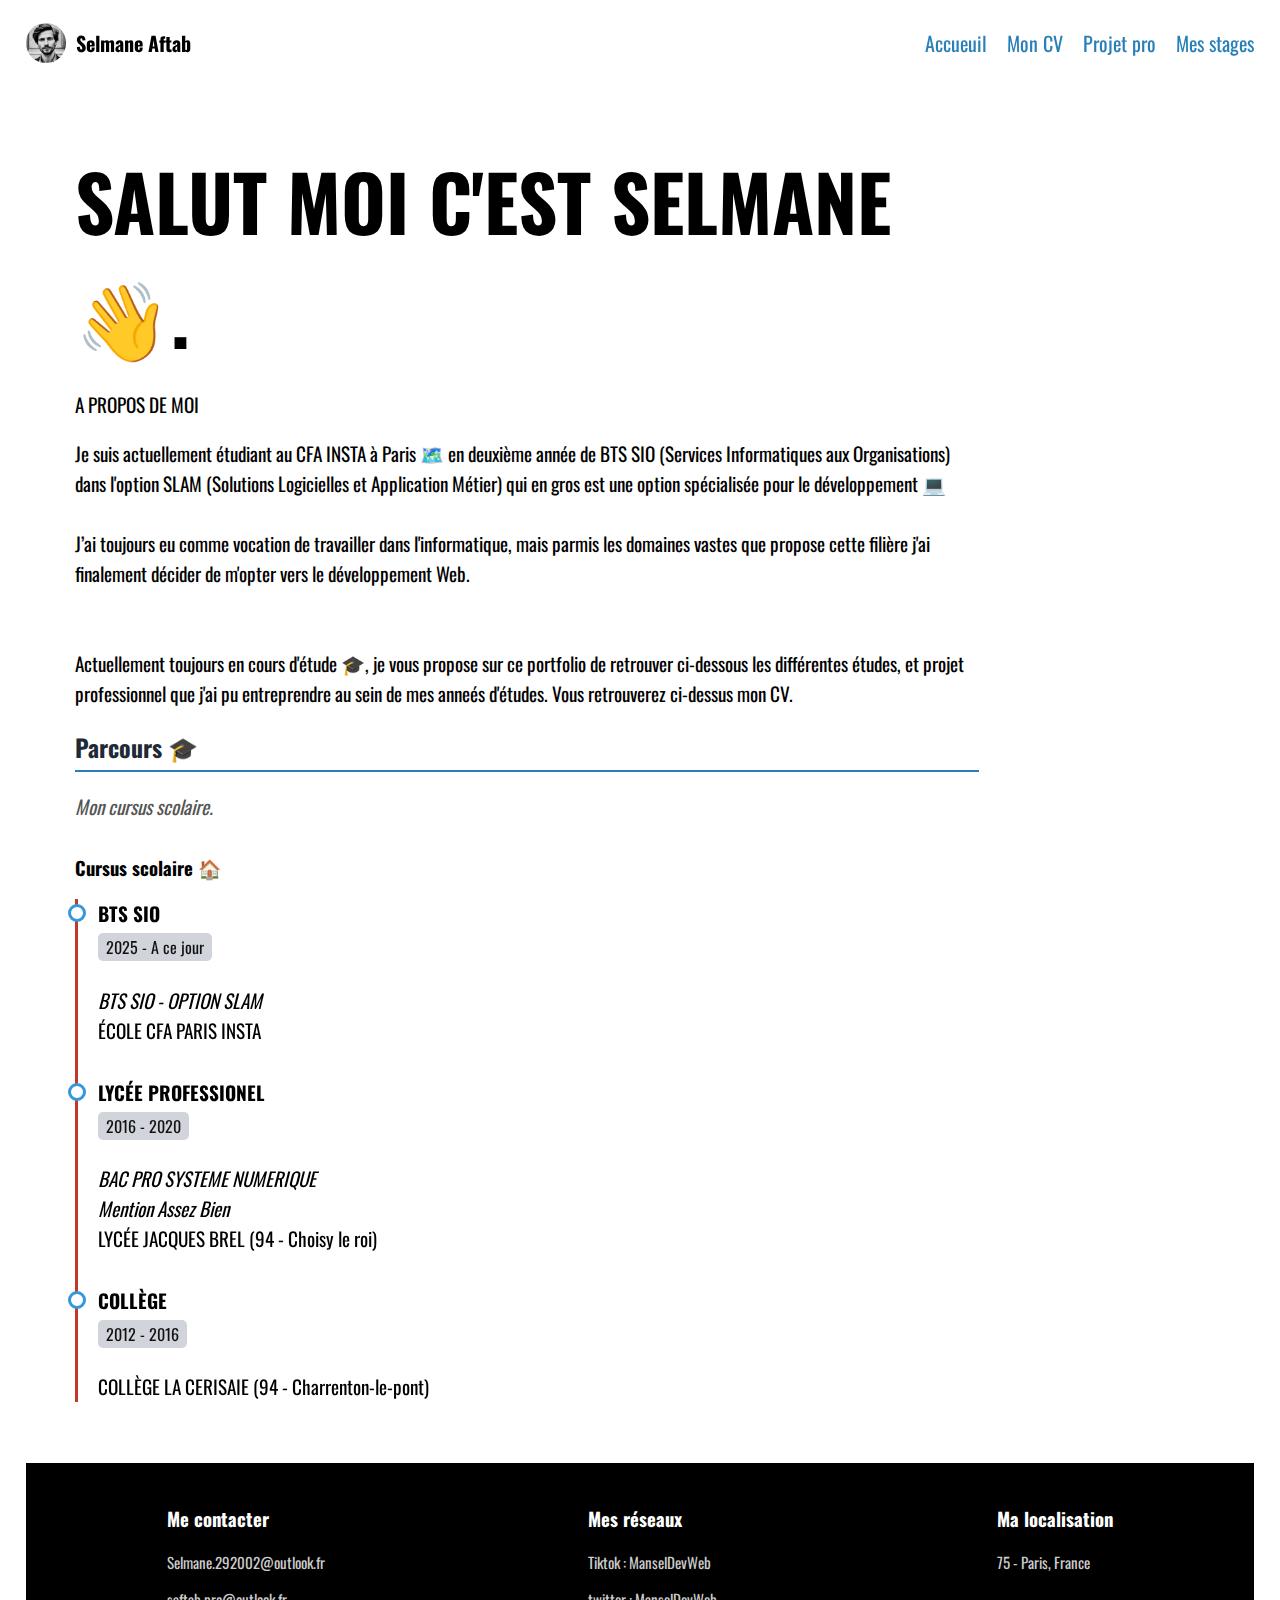
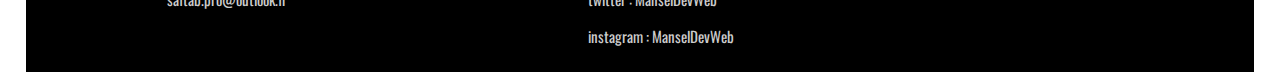
<file: index.html>
<!doctype html> 
<html lang="fr">
<head>
    <meta charset="UTF-8">
    <meta http-equiv="X-UA-Compatible" content="IE=edge">
    <meta name="viewport" content="width=device-width, initial-scale=1.0">
    <title> Portfolio </title> 
    <link rel="stylesheet" href="styles3.css">
</head>
<body>
    <nav>
        <div class="profil">
            <img src="portrait.jpg" alt="photo de profil"/>
            <h1>Selmane Aftab</h1>
        </div>
        <ul>
            <li id="cv"><a href="index.html">Accueuil</a></li>
            <li id="cv"><a href="cv-selmane.pdf">Mon CV</a></li>
            <li id="cv"><a href="projet.html">Projet pro</a></li>
            <li id="cv"><a href="stage.html">Mes stages</a></li>
        </ul>

    </nav>

    <section class="page-content">
        <header>
            <h1>Salut moi c'est selmane 👋.</h1>
            <p class="propos">A PROPOS DE MOI</P>
            <p>
                Je suis actuellement étudiant au CFA INSTA à Paris 🗺️ en deuxième année de BTS SIO (Services Informatiques aux Organisations) dans l'option SLAM (Solutions Logicielles et Application Métier) qui en gros est une option spécialisée pour le développement 💻<br> <br>

                J’ai toujours eu comme vocation de travailler dans l'informatique, mais parmis les domaines vastes que propose cette filière j'ai finalement décider de m'opter vers le développement Web.
                <br><br><br>
                Actuellement toujours en cours d'étude 🎓, je vous propose sur ce portfolio de retrouver ci-dessous les différentes études, et projet professionnel que j'ai pu entreprendre au sein de mes anneés d'études.

                Vous retrouverez ci-dessus mon CV.

                <section class="parcours">
                    <link rel="stylesheet" href="experience.css">
                    <h2>Parcours 🎓</h2>
                    <p class="description">Mon cursus scolaire.</p>
                    <h3>Cursus scolaire 🏠</h3>
                    <div class="timeline">
                      <div class="event">
                        <h4>BTS SIO</h4>
                        <span class="date">2025 - A ce jour</span>
                        <p><em>BTS SIO - OPTION SLAM</em><br>
                        ÉCOLE CFA PARIS INSTA</p>
                      </div>
                      <div class="event">
                        <h4>LYCÉE PROFESSIONEL</h4>
                        <span class="date">2016 - 2020</span>
                        <p><em>BAC PRO SYSTEME NUMERIQUE<br> Mention Assez Bien</em><br>
                        LYCÉE JACQUES BREL (94 - Choisy le roi)</p>
                      </div>
                      <div class="event">
                        <h4>COLLÈGE</h4>
                        <span class="date">2012 - 2016</span>
                        <p>COLLÈGE LA CERISAIE (94 - Charrenton-le-pont)</p>
                      </div>
                    </div>
                  </section>
            </p>

        </header>

    </section>



    
    <footer>
        <div class="colonne">
            <h3>Me contacter</h3>
            <p>Selmane.292002@outlook.fr</p>
            <p>saftab.pro@outlook.fr</p>
            <p></p>
        </div>
        <div class="colonne">
            <h3>Mes réseaux</h3>
            <p>Tiktok : ManselDevWeb</p>
            <p>twitter : ManselDevWeb</p>
            <p>instagram : ManselDevWeb</p>
        </div>
        <div class="colonne">
            <h3>Ma localisation</h3>
            <p>75 - Paris, France</p>
            <p></p>
            <p></p>
        </div>
    </footer>


    
</body>
</html>
</file>
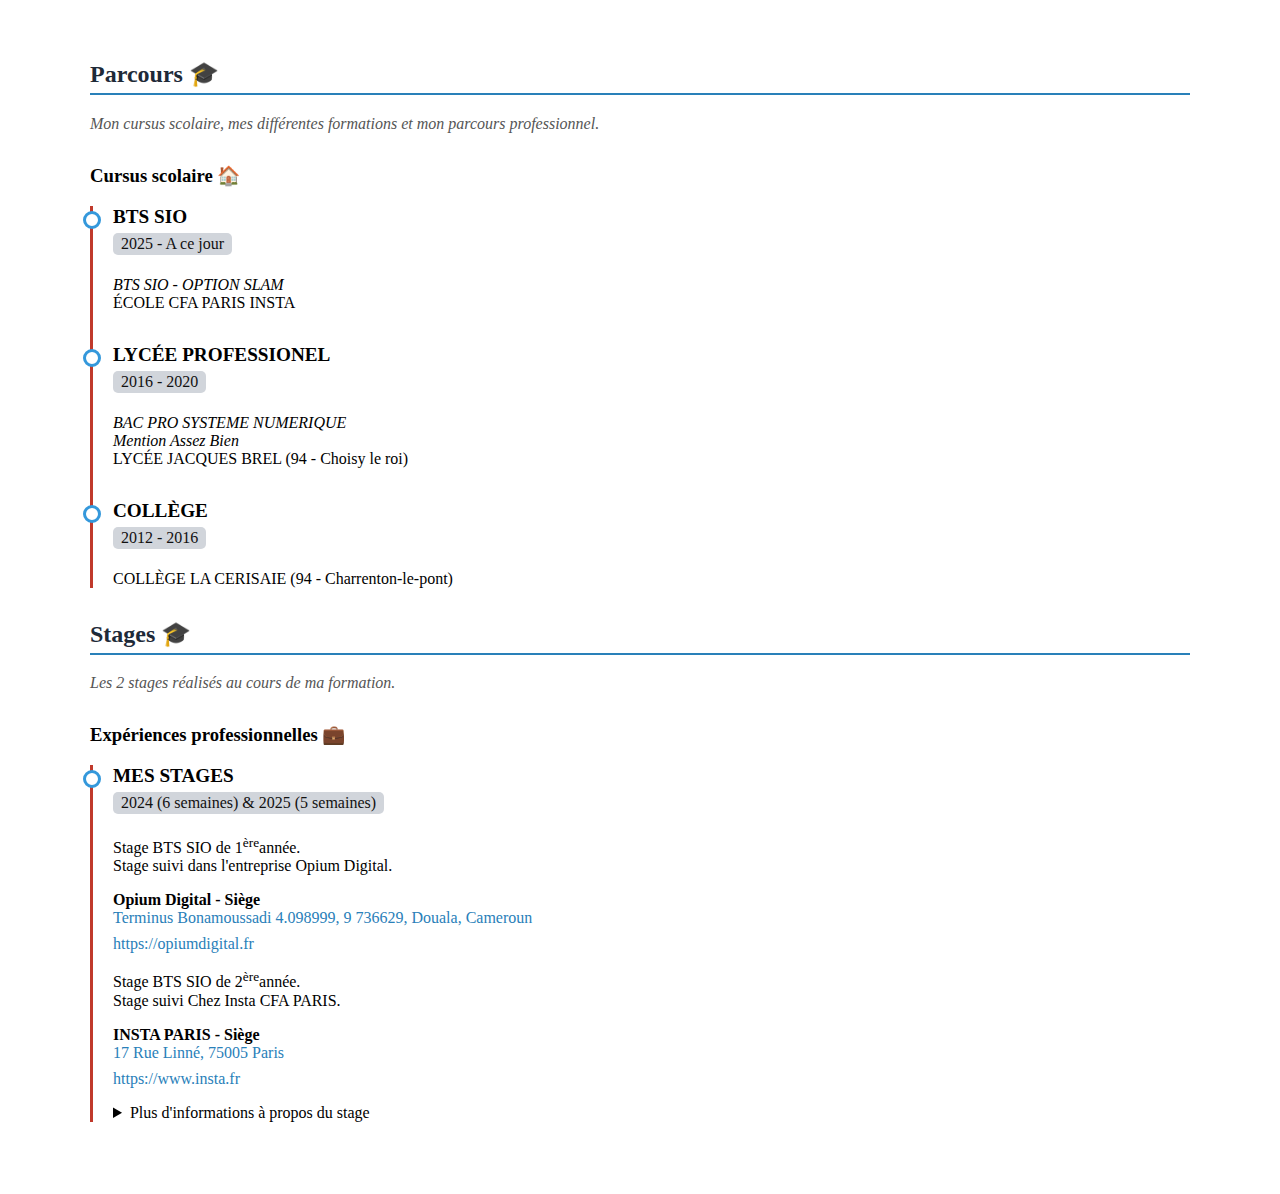
<file: experience.html>
<!DOCTYPE html>
<html lang="fr">
<head>
  <meta charset="UTF-8">
  <meta name="viewport" content="width=device-width, initial-scale=1.0">
  <title>Parcours et Stages</title>
  <link rel="stylesheet" href="experience.css">
</head>
<body>
  <div class="container">
    <section class="parcours">
      <h2>Parcours 🎓</h2>
      <p class="description">Mon cursus scolaire, mes différentes formations et mon parcours professionnel.</p>
      <h3>Cursus scolaire 🏠</h3>
      <div class="timeline">
        <div class="event">
          <h4>BTS SIO</h4>
          <span class="date">2025 - A ce jour</span>
          <p><em>BTS SIO - OPTION SLAM</em><br>
          ÉCOLE CFA PARIS INSTA</p>
        </div>
        <div class="event">
          <h4>LYCÉE PROFESSIONEL</h4>
          <span class="date">2016 - 2020</span>
          <p><em>BAC PRO SYSTEME NUMERIQUE<br> Mention Assez Bien</em><br>
          LYCÉE JACQUES BREL (94 - Choisy le roi)</p>
        </div>
        <div class="event">
          <h4>COLLÈGE</h4>
          <span class="date">2012 - 2016</span>
          <p>COLLÈGE LA CERISAIE (94 - Charrenton-le-pont)</p>
        </div>
      </div>
    </section>

    <section class="stages">
      <h2>Stages 🎓</h2>
      <p class="description">Les 2 stages réalisés au cours de ma formation.</p>
      <h3>Expériences professionnelles 💼</h3>
      <div class="timeline">
        <div class="event">
          <h4>MES STAGES</h4>
          <span class="date">2024 (6 semaines) & 2025 (5 semaines)</span>
          <p>
            Stage BTS SIO de 1<sup>ère</sup>année.<br>
            Stage suivi dans l'entreprise Opium Digital.
          </p>
          <ul>
            <li><strong>Opium Digital - Siège</strong><br><a href="https://www.google.com/maps/search/Terminus+Bonamoussadi+4.098999,+9+736629,+Douala,+Cameroun/@4.0991096,9.7331624,17z/data=!3m1!4b1?hl=fr&entry=ttu&g_ep=EgoyMDI1MDQwNy4wIKXMDSoASAFQAw%3D%3D">Terminus Bonamoussadi 4.098999, 9 736629, Douala, Cameroun</a></li>
            <li><a href="https://opiumdigital.fr/" target="_blank">https://opiumdigital.fr</a></li>
          </ul>
          <p>
            Stage BTS SIO de 2<sup>ère</sup>année.<br>
            Stage suivi Chez Insta CFA PARIS.
          </p>
          <ul>
            <li><strong>INSTA PARIS - Siège</strong><br><a href="https://www.google.com/maps/place//data=!4m2!3m1!1s0x47e67183e07d1b5f:0xf8c2db1824821c7e?sa=X&ved=1t:8290&ictx=111">17 Rue Linné, 75005 Paris</a></li>
            <li><a href="https://www.insta.fr/" target="_blank">https://www.insta.fr</a></li>
          </ul>
          
          <details>
            <summary>Plus d'informations à propos du stage</summary>
            <p>Contenu détaillé du stage à ajouter ici si nécessaire.</p>
          </details>
        </div>
      </div>
    </section>
  </div>
</body>
</html>
</file>
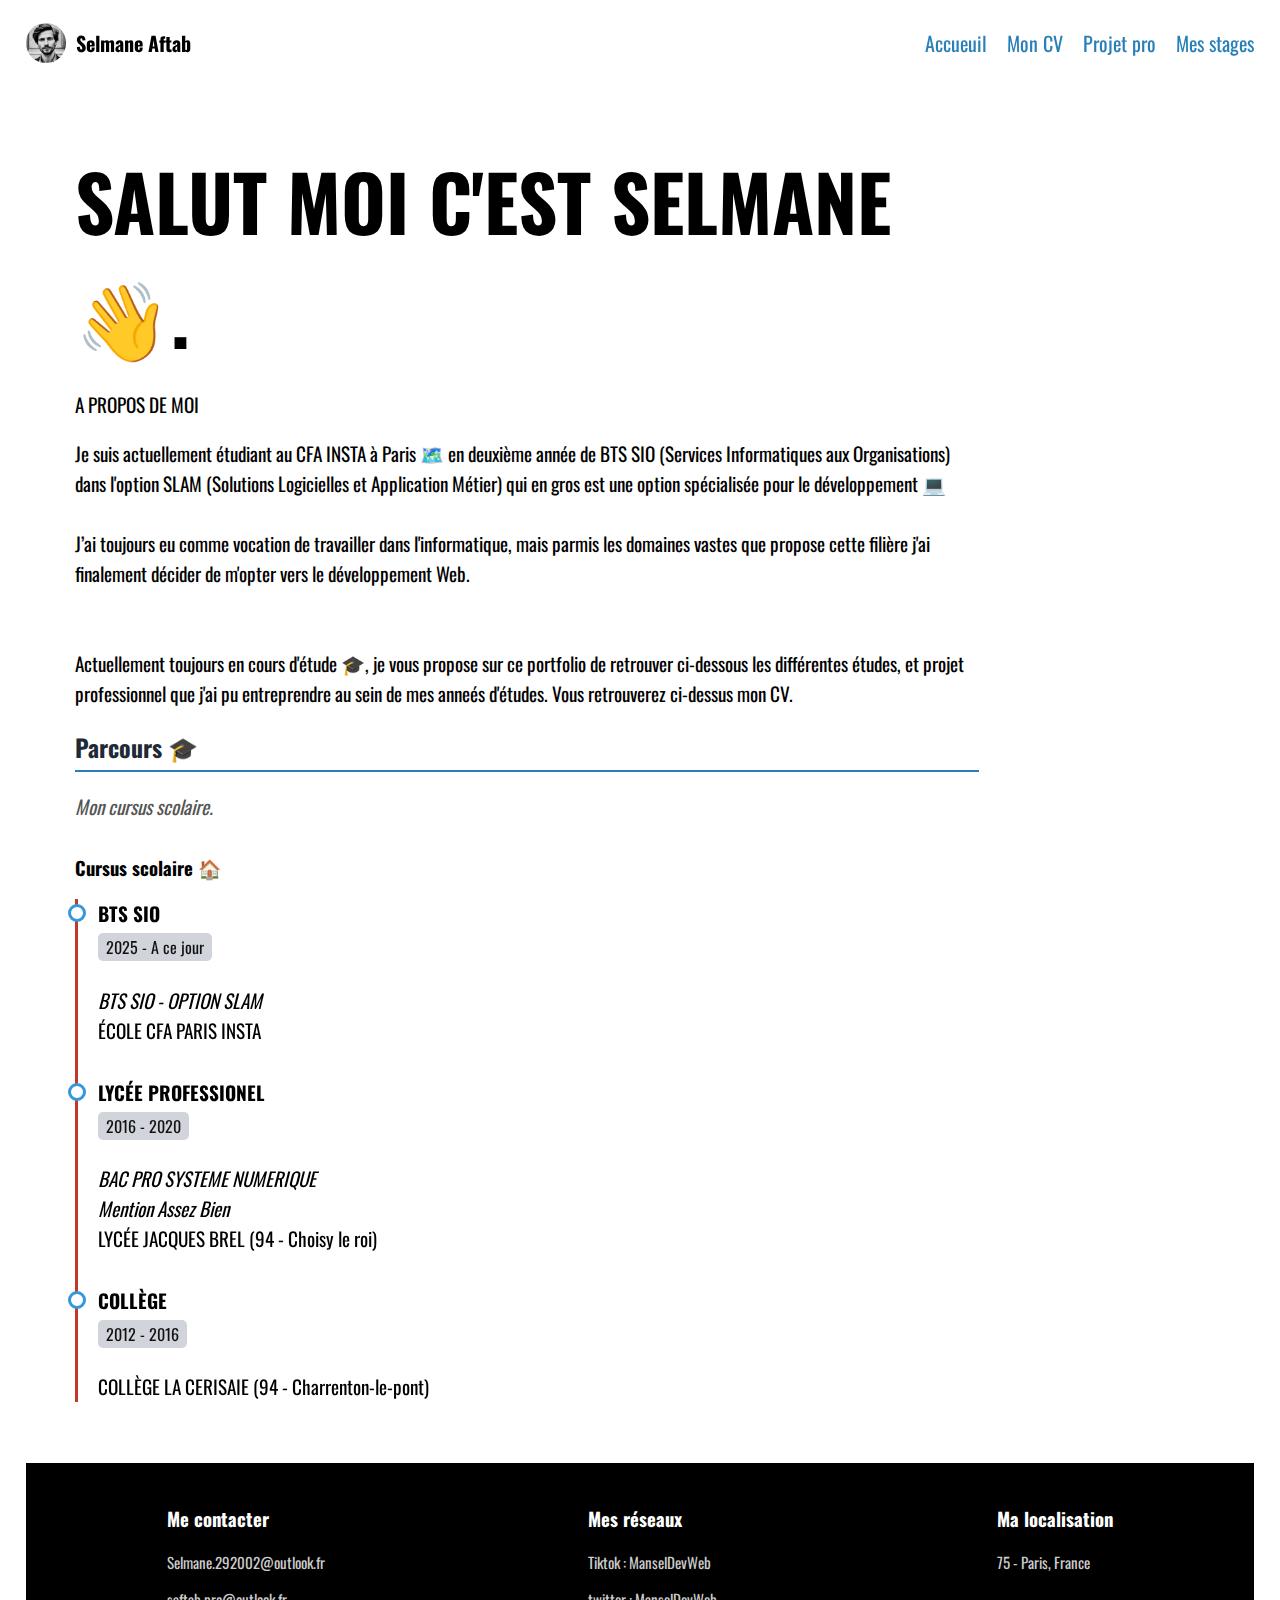
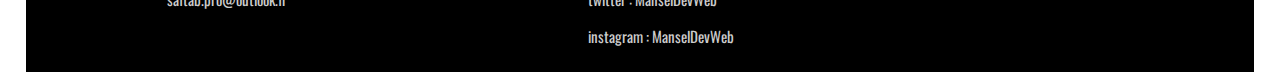
<file: portfolio.html>
<!doctype html> 
<html lang="fr">
<head>
    <meta charset="UTF-8">
    <meta http-equiv="X-UA-Compatible" content="IE=edge">
    <meta name="viewport" content="width=device-width, initial-scale=1.0">
    <title> Portfolio </title> 
    <link rel="stylesheet" href="styles3.css">
</head>
<body>
    <nav>
        <div class="profil">
            <img src="portrait.jpg" alt="photo de profil"/>
            <h1>Selmane Aftab</h1>
        </div>
        <ul>
            <li id="cv"><a href="portfolio.html">Accueuil</a></li>
            <li id="cv"><a href="cv-selmane.pdf">Mon CV</a></li>
            <li id="cv"><a href="projet.html">Projet pro</a></li>
            <li id="cv"><a href="stage.html">Mes stages</a></li>
        </ul>

    </nav>

    <section class="page-content">
        <header>
            <h1>Salut moi c'est selmane 👋.</h1>
            <p class="propos">A PROPOS DE MOI</P>
            <p>
                Je suis actuellement étudiant au CFA INSTA à Paris 🗺️ en deuxième année de BTS SIO (Services Informatiques aux Organisations) dans l'option SLAM (Solutions Logicielles et Application Métier) qui en gros est une option spécialisée pour le développement 💻<br> <br>

                J’ai toujours eu comme vocation de travailler dans l'informatique, mais parmis les domaines vastes que propose cette filière j'ai finalement décider de m'opter vers le développement Web.
                <br><br><br>
                Actuellement toujours en cours d'étude 🎓, je vous propose sur ce portfolio de retrouver ci-dessous les différentes études, et projet professionnel que j'ai pu entreprendre au sein de mes anneés d'études.

                Vous retrouverez ci-dessus mon CV.

                <section class="parcours">
                    <link rel="stylesheet" href="experience.css">
                    <h2>Parcours 🎓</h2>
                    <p class="description">Mon cursus scolaire.</p>
                    <h3>Cursus scolaire 🏠</h3>
                    <div class="timeline">
                      <div class="event">
                        <h4>BTS SIO</h4>
                        <span class="date">2025 - A ce jour</span>
                        <p><em>BTS SIO - OPTION SLAM</em><br>
                        ÉCOLE CFA PARIS INSTA</p>
                      </div>
                      <div class="event">
                        <h4>LYCÉE PROFESSIONEL</h4>
                        <span class="date">2016 - 2020</span>
                        <p><em>BAC PRO SYSTEME NUMERIQUE<br> Mention Assez Bien</em><br>
                        LYCÉE JACQUES BREL (94 - Choisy le roi)</p>
                      </div>
                      <div class="event">
                        <h4>COLLÈGE</h4>
                        <span class="date">2012 - 2016</span>
                        <p>COLLÈGE LA CERISAIE (94 - Charrenton-le-pont)</p>
                      </div>
                    </div>
                  </section>
            </p>

        </header>

    </section>



    
    <footer>
        <div class="colonne">
            <h3>Me contacter</h3>
            <p>Selmane.292002@outlook.fr</p>
            <p>saftab.pro@outlook.fr</p>
            <p></p>
        </div>
        <div class="colonne">
            <h3>Mes réseaux</h3>
            <p>Tiktok : ManselDevWeb</p>
            <p>twitter : ManselDevWeb</p>
            <p>instagram : ManselDevWeb</p>
        </div>
        <div class="colonne">
            <h3>Ma localisation</h3>
            <p>75 - Paris, France</p>
            <p></p>
            <p></p>
        </div>
    </footer>


    
</body>
</html>
</file>
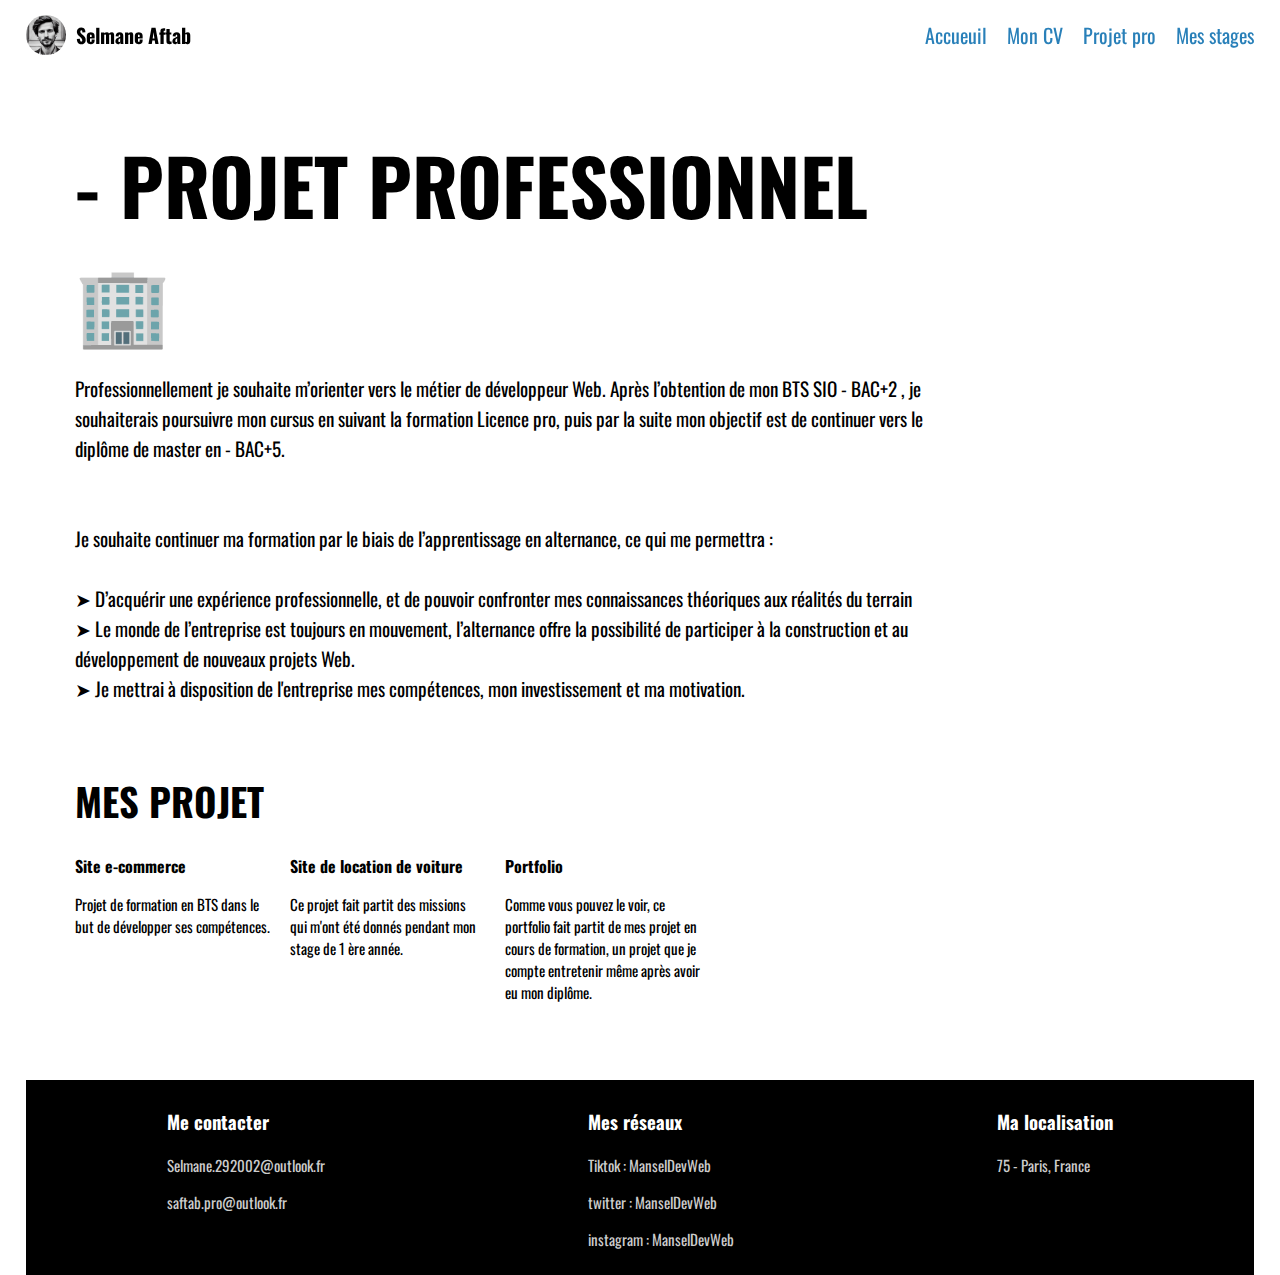
<file: projet.html>
<!doctype html> 
<html lang="fr">
<head>
    <meta charset="UTF-8">
    <meta http-equiv="X-UA-Compatible" content="IE=edge">
    <meta name="viewport" content="width=device-width, initial-scale=1.0">
    <title> Portfolio </title> 
    <link rel="stylesheet" href="styles3.css">
</head>
<body>
    <nav>
        <div class="profil">
            <img src="portrait.jpg" alt="photo de profil"/>
            <h1>Selmane Aftab</h1>
        </div>
        <ul>
            <li id="cv"><a href="portfolio.html">Accueuil</a></li>
            <li id="cv"><a href="cv-selmane.pdf">Mon CV</a></li>
            <li id="cv"><a href="projet.html">Projet pro</a></li>
            <li id="cv"><a href="stage.html">Mes stages</a></li>
        </ul>

    </nav>

    <section class="page-content">
        <header>
            <h1>- Projet professionnel 🏢</h1>        
            <p>
                Professionnellement je souhaite m’orienter vers le métier de développeur Web.
                Après l’obtention de mon BTS SIO - BAC+2 , je souhaiterais poursuivre mon cursus en suivant la formation Licence pro, puis par la suite mon objectif est de continuer vers le diplôme de master en  - BAC+5.
                <br><br><br>
                Je souhaite continuer ma formation par le biais de l’apprentissage en alternance, ce qui me permettra : <br> <br>

                ➤ D’acquérir une expérience professionnelle, et de pouvoir confronter mes connaissances théoriques aux réalités du terrain <br> 
                ➤ Le monde de l’entreprise est toujours en mouvement, l’alternance offre la possibilité de participer à la construction et au développement de nouveaux projets Web. <br> 
                ➤ Je mettrai à disposition de l'entreprise mes compétences, mon investissement et ma motivation.
            </p>
            

        </header>

        <section class="projects-section">
            <h1>Mes projet</h1>
            <div class="projects">
                <div class="project">
                    <h4>Site e-commerce</h4>
                    <p class="description">
                        Projet de formation en BTS dans le but de développer ses compétences.
                    </p>
                    <p class="Dates">
                
                    </p>
                </div>
                <div class="project">
                    <h4>Site de location de voiture</h4>
                    <p class="description">
                        Ce projet fait partit des missions qui m'ont été donnés pendant mon stage de 1 ère année.
                    </p>
                    <p class="Dates">
                    </p>
                </div>
                <div class="project">
                    <h4>Portfolio</h4>
                    <p class="description">
                        Comme vous pouvez le voir, ce portfolio fait partit de mes projet en cours de formation, un projet que je compte entretenir même après avoir eu mon diplôme.
                    </p>
                </div>
            </div>
        
        </section>
    </section>


    
    <footer>
        <div class="colonne">
            <h3>Me contacter</h3>
            <p>Selmane.292002@outlook.fr</p>
            <p>saftab.pro@outlook.fr</p>
            <p></p>
        </div>
        <div class="colonne">
            <h3>Mes réseaux</h3>
            <p>Tiktok : ManselDevWeb</p>
            <p>twitter : ManselDevWeb</p>
            <p>instagram : ManselDevWeb</p>
        </div>
        <div class="colonne">
            <h3>Ma localisation</h3>
            <p>75 - Paris, France</p>
            <p></p>
            <p></p>
        </div>
    </footer>


    
</body>
</html>
</file>
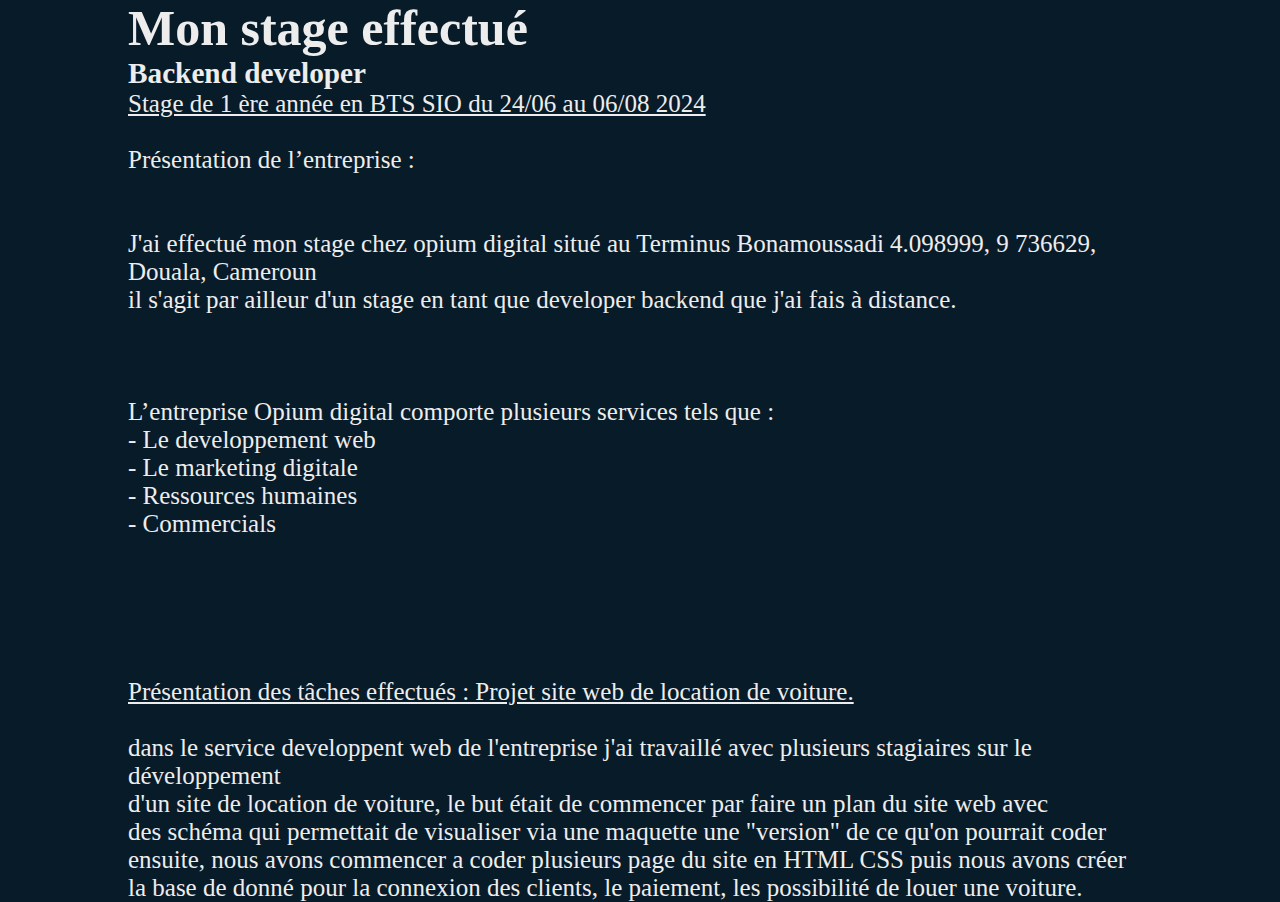
<file: stage-portfolio.html>
<!DOCTYPE html>
<html lang="en">

<head>
    <meta charset="UTF-8">
    <meta name="viewport" content="width=device-width, initial-scale=1.0">
    <title>Stage effectué</title>
    <link rel="stylesheet" href="style.css">
</head>
<body>

    <section class="home">
        <div class="home-content">
            <h1>Mon stage effectué</h1>
            <h3>Backend developer</h3>
            <p><u>Stage de 1 ère année en BTS SIO du 24/06 au 06/08 2024</u></p>
            <br>
            <p>Présentation de l’entreprise :</p>
            <br><br>
            <p>J'ai effectué mon stage chez opium digital situé au  Terminus Bonamoussadi 4.098999, 9 736629, Douala, Cameroun</p>
            <p>il s'agit par ailleur d'un stage en tant que developer backend que j'ai fais à distance.</p>
            <br>
            <br>
            <br>
            <p>L’entreprise Opium digital comporte plusieurs services tels que :</p>
            <p>- Le developpement web</p>
            <p>- Le marketing digitale</p>
            <p>- Ressources humaines</p>
            <p>- Commercials</p>
            <br><br><br>
            <br>
            <br>
            <p><u>Présentation des tâches effectués : Projet site web de location de voiture.</u></p>
            <br>
            <p>dans le service developpent web de l'entreprise j'ai travaillé avec plusieurs stagiaires sur le développement </p>
            <p>d'un site de location de voiture, le but était de commencer par faire un plan du site web avec</p>
            <p>des schéma qui permettait de visualiser via une maquette une "version" de ce qu'on pourrait coder</p>
            <p>ensuite, nous avons commencer a coder plusieurs page du site en HTML CSS puis nous avons créer</p>
            <p>la base de donné pour la connexion des clients, le paiement, les possibilité de louer une voiture.</p>
            <p></p>
        </div>
    </section>
    
</body>
</html>
</file>
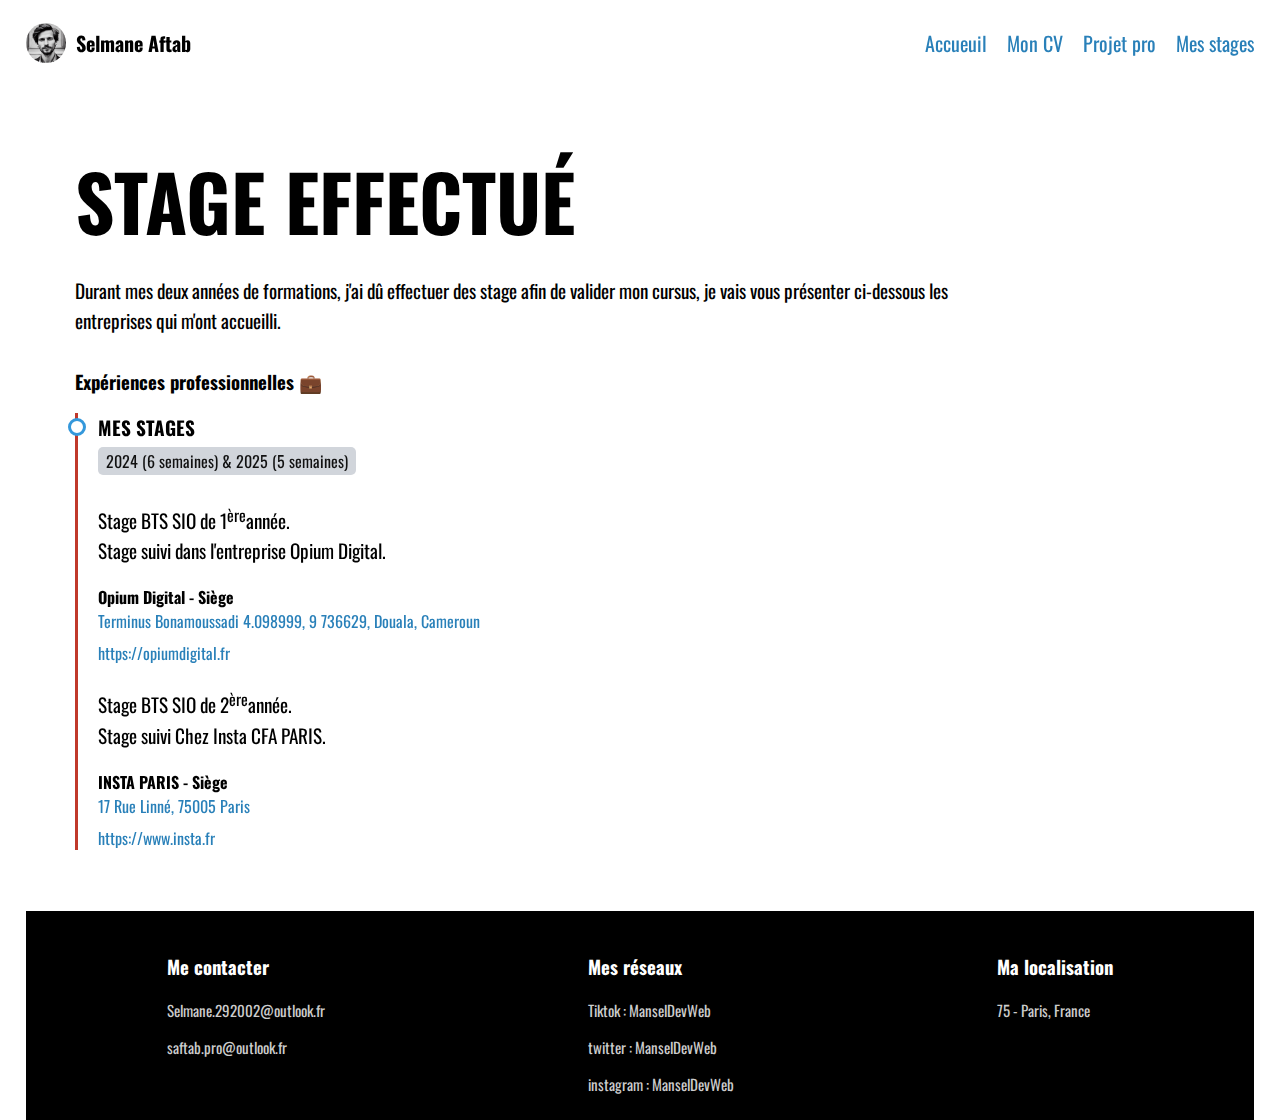
<file: stage.html>
<!doctype html> 
<html lang="fr">
<head>
    <meta charset="UTF-8">
    <meta http-equiv="X-UA-Compatible" content="IE=edge">
    <meta name="viewport" content="width=device-width, initial-scale=1.0">
    <title> Portfolio </title> 
    <link rel="stylesheet" href="styles3.css">
</head>
<body>
    <nav>
        <div class="profil">
            <img src="portrait.jpg" alt="photo de profil"/>
            <h1>Selmane Aftab</h1>
        </div>
        <ul>
            <li id="cv"><a href="portfolio.html">Accueuil</a></li>
            <li id="cv"><a href="cv-selmane.pdf">Mon CV</a></li>
            <li id="cv"><a href="projet.html">Projet pro</a></li>
            <li id="cv"><a href="stage-portfolio.html">Mes stages</a></li>
        </ul>

    </nav>

    <section class="page-content">
        <header>
            <h1>stage effectué</h1>
            <p>
                Durant mes deux années de formations, j'ai dû effectuer des stage afin de valider mon cursus, je vais vous présenter ci-dessous les entreprises qui m'ont accueilli.
                <br>

                <section class="stages">
                    <link rel="stylesheet" href="experience.css">
                    <h3>Expériences professionnelles 💼</h3>
                    <div class="timeline">
                      <div class="event">
                        <h4>MES STAGES</h4>
                        <span class="date">2024 (6 semaines) & 2025 (5 semaines)</span>
                        <p>
                          Stage BTS SIO de 1<sup>ère</sup>année.<br>
                          Stage suivi dans l'entreprise Opium Digital.
                        </p>
                        <ul>
                          <li><strong>Opium Digital - Siège</strong><br><a href="https://www.google.com/maps/search/Terminus+Bonamoussadi+4.098999,+9+736629,+Douala,+Cameroun/@4.0991096,9.7331624,17z/data=!3m1!4b1?hl=fr&entry=ttu&g_ep=EgoyMDI1MDQwNy4wIKXMDSoASAFQAw%3D%3D">Terminus Bonamoussadi 4.098999, 9 736629, Douala, Cameroun</a></li>
                          <li><a href="https://opiumdigital.fr/" target="_blank">https://opiumdigital.fr</a></li>
                        </ul>
                        <p>
                          Stage BTS SIO de 2<sup>ère</sup>année.<br>
                          Stage suivi Chez Insta CFA PARIS.
                        </p>
                        <ul>
                          <li><strong>INSTA PARIS - Siège</strong><br><a href="https://www.google.com/maps/place//data=!4m2!3m1!1s0x47e67183e07d1b5f:0xf8c2db1824821c7e?sa=X&ved=1t:8290&ictx=111">17 Rue Linné, 75005 Paris</a></li>
                          <li><a href="https://www.insta.fr/" target="_blank">https://www.insta.fr</a></li>
                        </ul>
            </p>

        </header>
    </section>

  
            
            
            </details>
          </div>
        </div>
      </section>
    <footer>
        <div class="colonne">
            <h3>Me contacter</h3>
            <p>Selmane.292002@outlook.fr</p>
            <p>saftab.pro@outlook.fr</p>
            <p></p>
        </div>
        <div class="colonne">
            <h3>Mes réseaux</h3>
            <p>Tiktok : ManselDevWeb</p>
            <p>twitter : ManselDevWeb</p>
            <p>instagram : ManselDevWeb</p>
        </div>
        <div class="colonne">
            <h3>Ma localisation</h3>
            <p>75 - Paris, France</p>
            <p></p>
            <p></p>
        </div>
    </footer>


    
</body>
</html>
</file>
<file: styles3.css>
@import url('https://fonts.googleapis.com/css2?family=Oswald:wght@300&family=Roboto:wght@300;400&display=swap');

body {
    padding: 0 2%;
    margin: 0;  
    font-family: 'Oswald', sans-serif;
}

a {
    color: #2980b9;
    text-decoration: none;
  }

nav {
    display: flex;
    flex-wrap: wrap;
    justify-content: space-between;
    align-items: center;
    background-color: white;    
    position: sticky;
    top: 0;

}
nav .profil {
    display: flex;
    align-items: center;
}
nav .profil img {
    width: 40px;
    height: 40px;
    border-radius: 50%;
}
nav .profil h1 {
    margin-left: 10px;
    font-size: 20px;
}
nav ul {
    display: flex;
    list-style-type: none;
    font-size: 20px;
}
nav ul li {
    margin-left: 20px;  
}
nav ul li:hover {
    border-bottom-color: black;
}

.page-content {
    margin: 4%;
}
.page-content header {
    margin-top: 5%;
    max-width: 80%;
}
.page-content header h1 {
    margin: 0;
    text-transform: uppercase;
    font-family: 'Oswald', sans-serif;
    font-size: 6vw;
}
.page-content header p {
    line-height: 30px;
    font-size: 1.2rem;
}

.page-content header button {
    background-color: inherit;
    border: none;
    outline: none;
    padding-left: 0;
    font-size: 15px;
    font-weight: bold;
    border-bottom: 1px solid #ccc;
    cursor: pointer;
}

.page-content header button:hover {
    color: gray;
    border-bottom-color: black;
}

.page-content .presentation-image {
    margin-top: 5%;
}
.page-content .presentation-image img {
    max-width: 100%;
    height: auto;
    transition: filter 0.5s;
}
.page-content .presentation-image img:hover {
    filter:brightness(50%);
}

.page-content .projects-section {
    margin-top: 6%;
}
.page-content .projects-section h1 {
    font-family: 'Oswald', sans-serif;
    text-transform: uppercase;
    font-size: 3vw;
}
.page-content .projects-section .projects {
    display: flex;
    flex-wrap: wrap;
}
.page-content .projects-section .projects .project {
    margin-right: 20px;
    max-width: 195px;
}
.page-content .projects-section .projects .project h4 {
    margin: 0;
}
.page-content .projects-section .projects .project .description {
    font-size: 15px;
}
.page-content .projects-section .projects .project .Dates {
    font-size: 15px;
    color: rgb(145, 145, 145);   
}

footer {
    margin-top: 5%;
    display: flex;
    flex-wrap: wrap;
    justify-content: space-around;
    background-color: black;
    color: white;
    padding: 10px;
}
footer .colonne p {
    font-size: 15px;
    color: #ccc;
    cursor: pointer;
}
footer .colonne p:hover {
    color: #fff;
}

.propos p {
    line-height: 30px;
    color:black;
}


@media screen and (max-width: 700px) {
    nav {
        justify-content: center;
    }
    nav ul {
        display: none;
    }

    .page-content {
        margin-top: 10%;
        max-width: 100%;
    }

    .page-content .projects-section {
        margin-top: 15%;
    }
    .page-content .projects-section h1 {
        font-size: 1.5em;
    }
    .page-content .projects-section .projects .project {
        margin-right: 0;
        margin-bottom: 20px;
        max-width: 100%;
    }

    footer {
        justify-content: flex-start;
    }
    footer .column {
        width: 80%;
    }
}
</file>
<file: experience.css>
.container {
    max-width: 1100px;
    margin: 0 auto;
    padding: 2rem;
  }
  
  h2 {
    color: #1e2a38;
    border-bottom: 2px solid #2980b9;
    padding-bottom: 5px;
  }
  
  .description {
    font-style: italic;
    color: #555;
    margin-bottom: 1rem;
  }
  
  h3 {
    margin-top: 2rem;
  }
  
  .timeline {
    border-left: 3px solid #c0392b;
    margin-top: 1rem;
    padding-left: 20px;
    position: relative;
  }
  
  .event {
    margin-bottom: 2rem;
    position: relative;
  }
  
  .event::before {
    content: "";
    width: 12px;
    height: 12px;
    background: white;
    border: 3px solid #3498db;
    border-radius: 50%;
    position: absolute;
    left: -30px;
    top: 5px;
  }
  
  .event h4 {
    margin: 0;
    font-size: 1.2rem;
    font-weight: bold;
  }
  
  .date {
    display: inline-block;
    background: #d1d5db;
    color: #111;
    padding: 2px 8px;
    border-radius: 5px;
    margin: 5px 0;
  }
  
  a {
    color: #2980b9;
    text-decoration: none;
  }
  
  a:hover {
    text-decoration: underline;
  }
  
  ul {
    list-style: none;
    padding-left: 0;
  }
  
  ul li {
    margin: 8px 0;
  }
  
  details {
    margin-top: 10px;
  }
</file>
<file: style.css>
* {
    margin: 0;
    padding: 0;
    box-sizing: border-box;
}

body {
    background: #081b29;
    color: #ededed;
}

.header {
    position: fixed;
    top: 0;
    left: 0;
    width: 100%;
    padding: 20px 10%;
    background: yellowgreen;
    display: flex;
    justify-content: space-between;
    align-items: center;
    z-index: 100;
}

.logo {
    font-size: 25px;
    color: #ededed;
    text-decoration: none;
    font-weight: 600;
    transition: .3s;
}

.navbar a {
    font-size: 18px;
    color: #ededed;
    text-decoration: none;
    font-weight: 500;
    margin-left: 35px;
}

.navbar a:hover {
    color: #00abf0;
}

.home {
    height: 100vh;
    display: flex;
    align-items: center;
    padding:  0 10%;
    font-size: 25px;
}
</file>
